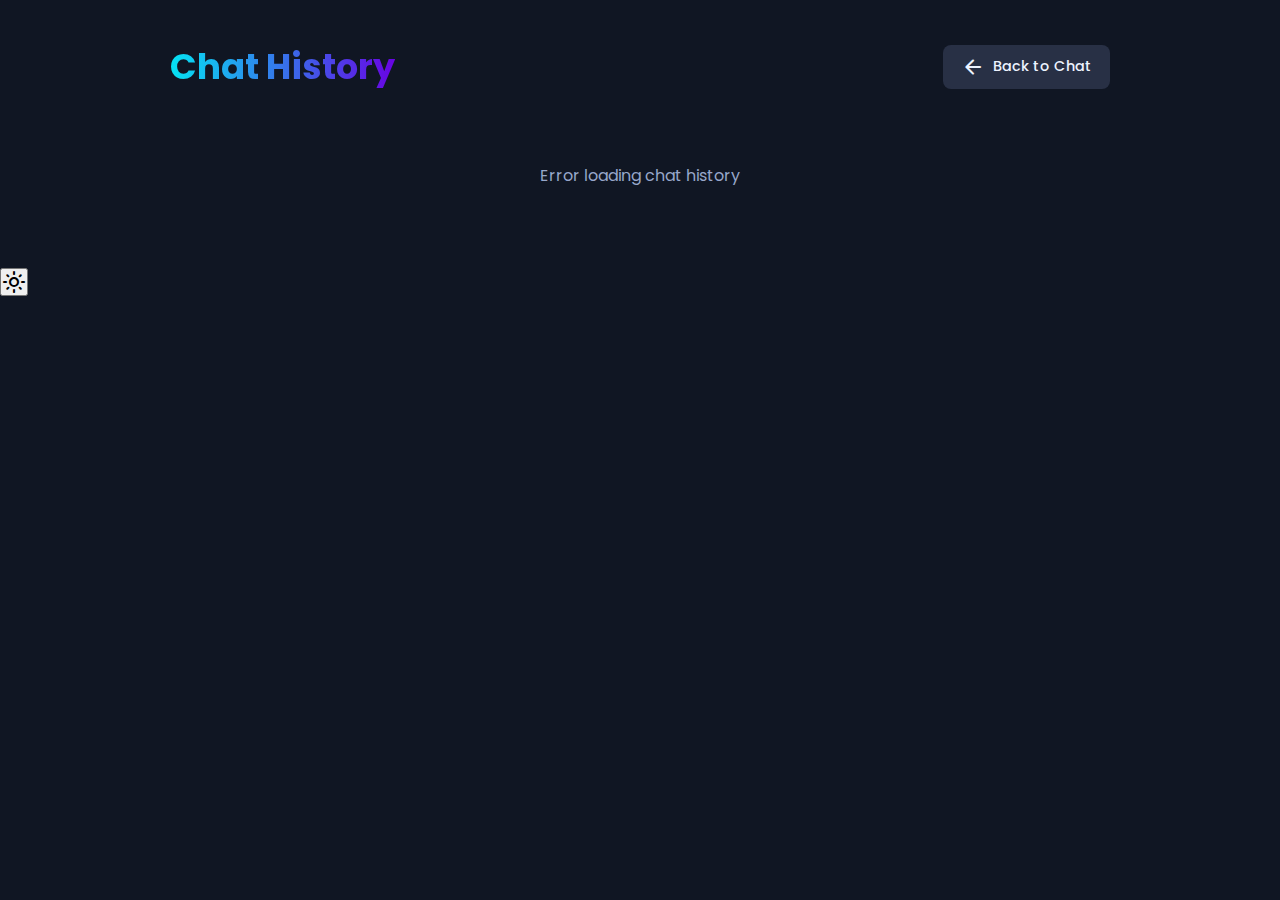
<file: history.html>
<!DOCTYPE html>
<html lang="en">
<head>
    <meta charset="UTF-8">
    <meta name="viewport" content="width=device-width, initial-scale=1.0">
    <title>IR Chatbot - Chat History</title>
    <link rel="icon" href="logo.png" type="image/png">
    <link href="https://fonts.googleapis.com/css2?family=Poppins&display=swap" rel="stylesheet">
    <link rel="stylesheet" href="https://fonts.googleapis.com/css2?family=Material+Symbols+Rounded:opsz,wght,FILL,GRAD@20..48,100..700,0..1,-50..200" />
    <link rel="stylesheet" href="styles.css">
    <style>
        .history-container {
            max-width: 980px;
            margin: 0 auto;
            padding: 40px 20px;
        }
        
        .history-header {
            display: flex;
            justify-content: space-between;
            align-items: center;
            margin-bottom: 30px;
        }
        
        .history-title {
            font-size: 2.2rem;
            background: linear-gradient(to right, #05e3f3, #6803e3);
            background-clip: text;
            -webkit-background-clip: text;
            -webkit-text-fill-color: transparent;
        }
        
        .back-button {
            padding: 10px 18px;
            border: none;
            border-radius: 8px;
            display: flex;
            align-items: center;
            gap: 8px;
            background: var(--secondary-color);
            color: var(--text-color);
            font-size: 0.9rem;
            font-weight: 500;
            cursor: pointer;
            transition: background 0.3s ease;
        }
        
        .back-button:hover {
            background: var(--secondary-hover-color);
        }
        
        .chat-history {
            display: flex;
            flex-direction: column;
            gap: 20px;
        }
        
        .chat-item {
            padding: 20px;
            border-radius: 15px;
            background: var(--secondary-color);
            transition: transform 0.3s ease;
        }
        
        .chat-item:hover {
            transform: translateY(-5px);
        }
        
        .chat-date {
            font-size: 0.8rem;
            color: var(--subheading-color);
            margin-bottom: 10px;
        }
        
        .chat-message {
            margin-bottom: 15px;
        }
        
        .chat-message h3 {
            font-size: 1rem;
            margin-bottom: 5px;
        }
        
        .chat-message p {
            font-size: 0.95rem;
            line-height: 1.5;
        }
        
        .no-history {
            text-align: center;
            padding: 40px;
            color: var(--subheading-color);
        }
    </style>
</head>
<body>
    <div class="history-container">
        <div class="history-header">
            <h1 class="history-title">Chat History</h1>
            <button class="back-button" id="back-btn">
                <span class="material-symbols-rounded">arrow_back</span>
                Back to Chat
            </button>
        </div>
        <div class="chat-history" id="chat-history">
            <div class="no-history">Loading chat history...</div>
        </div>
    </div>
    <button id="theme-toggle-btn" class="material-symbols-rounded theme-toggle">light_mode</button>
    <script>
        const themeToggle = document.getElementById('theme-toggle-btn');
        const backButton = document.getElementById('back-btn');
        const chatHistoryContainer = document.getElementById('chat-history');
        
        // Theme toggle functionality
        themeToggle.addEventListener('click', () => {
            const isLightTheme = document.body.classList.toggle('light-theme');
            localStorage.setItem('themeColor', isLightTheme ? 'light' : 'dark');
            themeToggle.textContent = isLightTheme ? 'dark_mode' : 'light_mode';
        });
        
        // Apply saved theme
        const savedTheme = localStorage.getItem('themeColor');
        if (savedTheme) {
            const isLightTheme = savedTheme === 'light';
            document.body.classList.toggle('light-theme', isLightTheme);
            themeToggle.textContent = isLightTheme ? 'dark_mode' : 'light_mode';
        }
        
        // Back button functionality
        backButton.addEventListener('click', () => {
            window.location.href = 'index.html';
        });
        
        // Fetch chat history
        fetch('get_chat_history.php')
            .then(response => response.json())
            .then(data => {
                if (data.success && data.chats.length > 0) {
                    chatHistoryContainer.innerHTML = '';
                    
                    data.chats.forEach(chat => {
                        const date = new Date(chat.created_at);
                        const formattedDate = date.toLocaleString();
                        
                        const chatItem = document.createElement('div');
                        chatItem.className = 'chat-item';
                        chatItem.innerHTML = `
                            <div class="chat-date">${formattedDate}</div>
                            <div class="chat-message">
                                <h3>You:</h3>
                                <p>${chat.user_message}</p>
                            </div>
                            <div class="chat-message">
                                <h3>IR Chatbot:</h3>
                                <p>${chat.bot_response}</p>
                            </div>
                        `;
                        
                        chatHistoryContainer.appendChild(chatItem);
                    });
                } else {
                    chatHistoryContainer.innerHTML = '<div class="no-history">No chat history found</div>';
                }
            })
            .catch(error => {
                console.error('Error fetching chat history:', error);
                chatHistoryContainer.innerHTML = '<div class="no-history">Error loading chat history</div>';
            });
    </script>
</body>
</html>
</file>
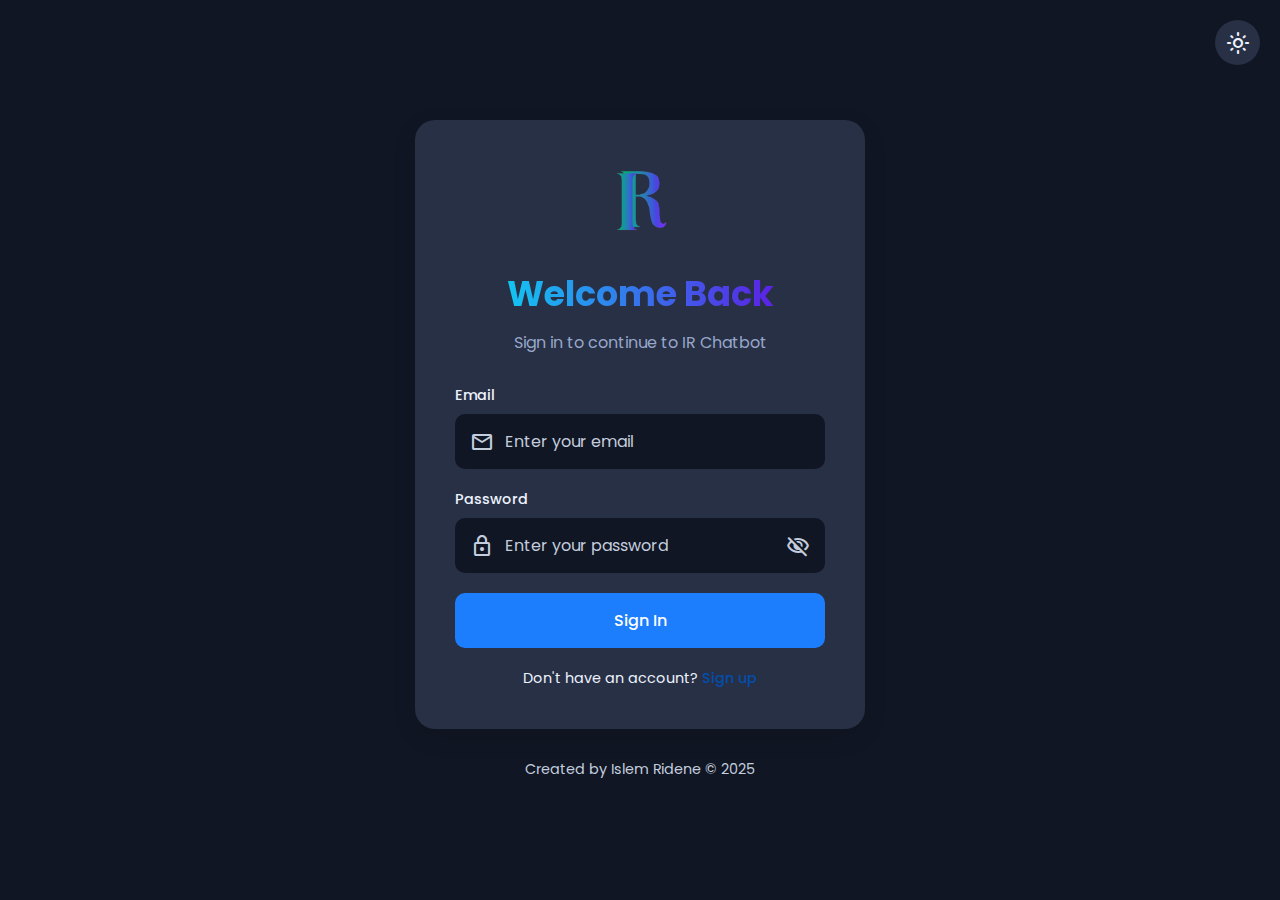
<file: signin.html>
<!DOCTYPE html>
<html lang="en">
<head>
    <meta charset="UTF-8">
    <meta name="viewport" content="width=device-width, initial-scale=1.0">
    <title>IR Chatbot - Sign In</title>
    <link rel="icon" href="logo.png" type="image/png">
    <link href="https://fonts.googleapis.com/css2?family=Poppins&display=swap" rel="stylesheet">
    <link rel="stylesheet" href="https://fonts.googleapis.com/css2?family=Material+Symbols+Rounded:opsz,wght,FILL,GRAD@20..48,100..700,0..1,-50..200" />
    <link rel="stylesheet" href="styles.css">
    <link rel="stylesheet" href="auth.css">
</head>
<body>
    <div class="auth-container">
        <div class="auth-card">
            <div class="auth-header">
                <img src="logo.png" alt="IR Chatbot Logo" class="auth-logo">
                <h1 class="auth-title">Welcome Back</h1>
                <p class="auth-subtitle">Sign in to continue to IR Chatbot</p>
            </div>
            <form id="signin-form" class="auth-form">
                <div class="form-group">
                    <label for="email">Email</label>
                    <div class="input-with-icon">
                        <span class="material-symbols-rounded">mail</span>
                        <input type="email" id="email" placeholder="Enter your email" required>
                    </div>
                </div>
                <div class="form-group">
                    <label for="password">Password</label>
                    <div class="input-with-icon">
                        <span class="material-symbols-rounded">lock</span>
                        <input type="password" id="password" placeholder="Enter your password" required>
                        <button type="button" class="toggle-password material-symbols-rounded">visibility_off</button>
                    </div>
                </div>
                <button type="submit" class="auth-button">Sign In</button>
                <p class="auth-redirect">Don't have an account? <a href="signup.html">Sign up</a></p>
            </form>
        </div>
        <footer class="auth-footer">
            <p>Created by Islem Ridene &copy; 2025</p>
        </footer>
        <button id="theme-toggle-btn" class="material-symbols-rounded theme-toggle">light_mode</button>
    </div>
    <script src="auth.js"></script>
</body>
</html>
</file>
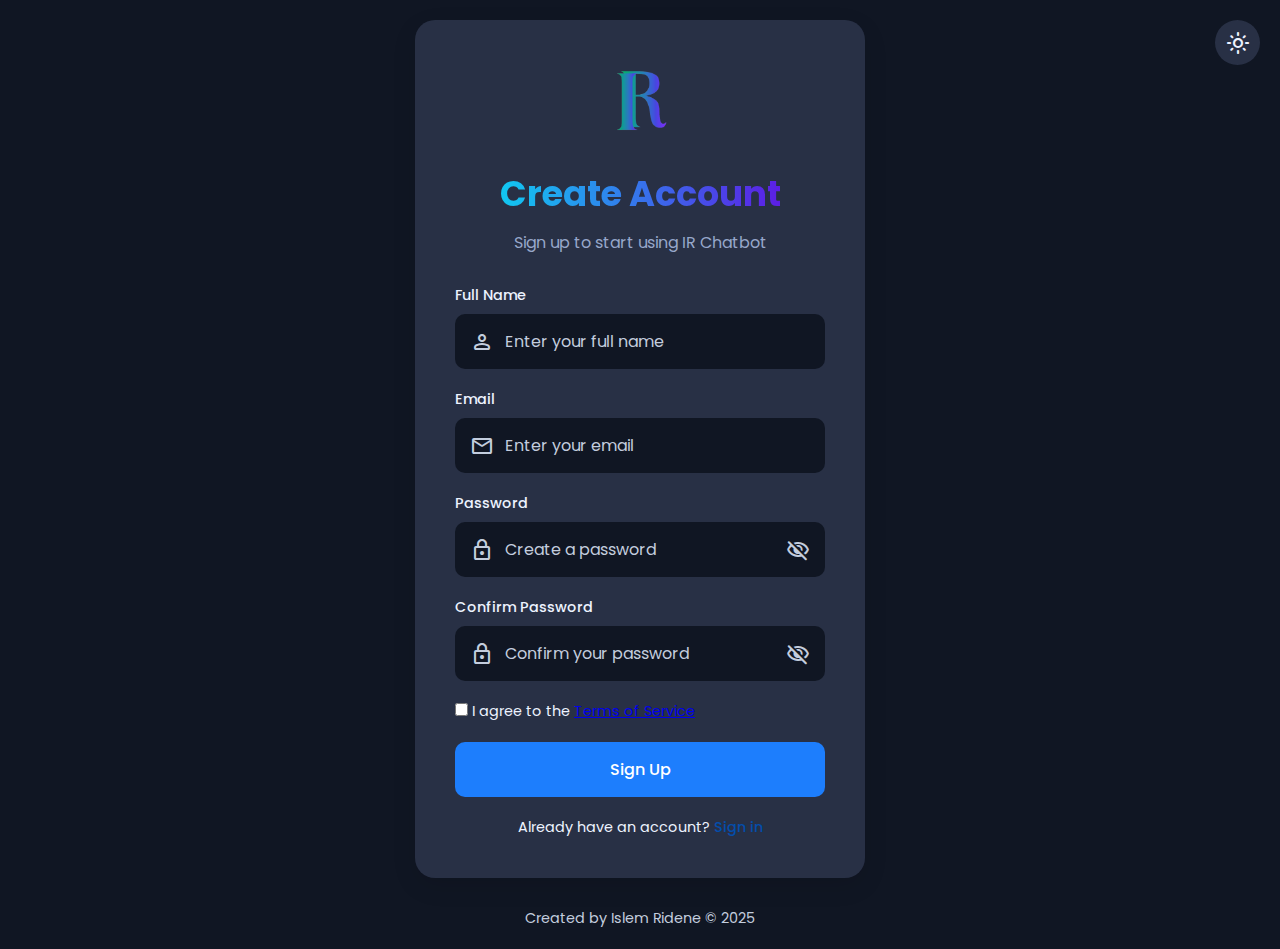
<file: signup.html>
<!DOCTYPE html>
<html lang="en">
<head>
    <meta charset="UTF-8">
    <meta name="viewport" content="width=device-width, initial-scale=1.0">
    <title>IR Chatbot - Sign Up</title>
    <link rel="icon" href="logo.png" type="image/png">
    <link href="https://fonts.googleapis.com/css2?family=Poppins&display=swap" rel="stylesheet">
    <link rel="stylesheet" href="https://fonts.googleapis.com/css2?family=Material+Symbols+Rounded:opsz,wght,FILL,GRAD@20..48,100..700,0..1,-50..200" />
    <link rel="stylesheet" href="styles.css">
    <link rel="stylesheet" href="auth.css">
</head>
<body>
    <div class="auth-container">
        <div class="auth-card">
            <div class="auth-header">
                <img src="logo.png" alt="IR Chatbot Logo" class="auth-logo">
                <h1 class="auth-title">Create Account</h1>
                <p class="auth-subtitle">Sign up to start using IR Chatbot</p>
            </div>
            <form id="signup-form" class="auth-form">
                <div class="form-group">
                    <label for="fullname">Full Name</label>
                    <div class="input-with-icon">
                        <span class="material-symbols-rounded">person</span>
                        <input type="text" id="fullname" placeholder="Enter your full name" required>
                    </div>
                </div>
                <div class="form-group">
                    <label for="email">Email</label>
                    <div class="input-with-icon">
                        <span class="material-symbols-rounded">mail</span>
                        <input type="email" id="email" placeholder="Enter your email" required>
                    </div>
                </div>
                <div class="form-group">
                    <label for="password">Password</label>
                    <div class="input-with-icon">
                        <span class="material-symbols-rounded">lock</span>
                        <input type="password" id="password" placeholder="Create a password" required>
                        <button type="button" class="toggle-password material-symbols-rounded">visibility_off</button>
                    </div>
                </div>
                <div class="form-group">
                    <label for="confirm-password">Confirm Password</label>
                    <div class="input-with-icon">
                        <span class="material-symbols-rounded">lock</span>
                        <input type="password" id="confirm-password" placeholder="Confirm your password" required>
                        <button type="button" class="toggle-password material-symbols-rounded">visibility_off</button>
                    </div>
                </div>
                <div class="form-options">
                    <div class="remember-me">
                        <input type="checkbox" id="terms" required>
                        <label for="terms">I agree to the <a href="#">Terms of Service</a></label>
                    </div>
                </div>
                <button type="submit" class="auth-button">Sign Up</button>
                <p class="auth-redirect">Already have an account? <a href="signin.html">Sign in</a></p>
            </form>
        </div>
        <footer class="auth-footer">
            <p>Created by Islem Ridene &copy; 2025</p>
        </footer>
        <button id="theme-toggle-btn" class="material-symbols-rounded theme-toggle">light_mode</button>
    </div>
    <script src="auth.js"></script>
</body>
</html>
</file>
<file: styles.css>
*{
    margin: 0;
    padding: 0;
    box-sizing:border-box;
    font-family:"Poppins",sans-serif;
}

:root{
    /*dark mode*/
    --text-color: #edf3ff;
    --subheading-color: #97a7ca;
    --placeholder-color: #c3cdde;
    --primary-color: #101623;
    --secondary-color: #283045;
    --secondary-hover-color: #333e58;
    --scrollbar-color: #626a7f;

}

body.light-theme{
    --text-color: #090c13;
    --subheading-color: #7b8cae;
    --placeholder-color: #606982;
    --primary-color: #f3f7ff;
    --secondary-color: #dce6f9;
    --secondary-hover-color: #d2ddf2;
    --scrollbar-color: #a2aac2;
}
body{
    color: var(--text-color);
    background: var(--primary-color);
}
.container{
    overflow-y: auto;
    padding:32px 0 60px;
    max-height: calc(100vh - 127px);
    scrollbar-color:var(--scrollbar-color) transparent;
    height: 100vh;
}

.container :where(.appheader,.suggetions, .message,.prompt-wrapper,.disclaimer-text){
    margin: 0 auto;
    width:100%;
    padding: 0 20px;
    max-width:980px;
}



/*app header*/
.container .appheader{
    margin-top: 4vh;
}
.appheader .heading{
    font-size: 3rem;
    width: fit-content;
    background: linear-gradient(to right,#05e3f3,#6803e3);
    background-clip: text;
    -webkit-background-clip: text;
    -webkit-text-fill-color: transparent;
}
.appheader .subheading{
    font-size: 2.6rem;
    margin-top: -5px;
    color: var(--subheading-color);
}

/*suggestions list*/
.container .suggestions{
    display:flex;
    gap: 15px;
    margin-top:9.5vh;
    list-style:none;
    overflow-x:auto;
    scrollbar-width: none;
    justify-content: center; 
    padding-bottom: 10px;
    
}

body.chats-active .container :where(.appheader,.suggestions){
    display: none;
}

.suggestions .sugitem {
    width: 228px;
    padding: 18px;
    flex-shrink: 0;
    display: flex;
    flex-direction: column;
    align-items: flex-end;
    justify-content: space-between;
    border-radius: 15px;
    background: var(--secondary-color);
    transition: 0.3s ease;
    cursor: pointer;
}

.suggestions .sugitem:hover{
    background: var(--secondary-hover-color);
}

.suggestions .sugitem .text {
    font-size: 1.1rem;
}

.suggestions .sugitem span {
    height: 45px;
    width: 45px;
    margin-top: 35px;
    display: flex;
    align-self: flex-end;
    align-items: center;
    justify-content: center;
    border-radius: 50%;
    color: #1d7efd;
    background: var(--primary-color);
}
.suggestions .sugitem:nth-child(2) span{
    color: #9245b8;
}
.suggestions .sugitem:nth-child(3) span{
    color: #45b86d;
}
.suggestions .sugitem:nth-child(4) span{
    color: #ffc107;
}

/*prompt container*/
.prompt-container{
    position: fixed;
    bottom: 0;
    left: 0;
    width: 100%;
    padding: 16px 0;
    background: var(--primary-color);
}

.prompt-container :where(.prompt-wrapper,.prompt-form,.prompt-actions){
    display: flex;
    gap: 12px;
    height: 56px;
    align-items: center;
}

.prompt-wrapper .prompt-form{
    width: 100%;
    height: 100%;
    border-radius:130px;
    background: var(--secondary-color);
}

.prompt-form .prompt-input{
    height: 100%;
    width: 100%;
    background: none;
    outline: none;
    border: none;
    font-size: 1rem;
    padding-left: 24px;
    color:var(--text-color);
}

.prompt-form .prompt-input::placeholder{
    color: var(--placeholder-color);
}

.prompt-wrapper button {
    width:56px;
    height:100%;
    border: none;
    cursor: pointer;
    border-radius: 50%;
    font-size:1.4rem;
    flex-shrink: 0;
    color: var(--text-color);
    background: var(--secondary-color);
    transition: 0.3s ease;
}

.prompt-wrapper :is(button:hover,.file-icon,#cancel-file-btn){
    background:var(--secondary-hover-color)
}

.prompt-form .prompt-actions{
    gap:5px;
    margin-right:7px;
}

.prompt-wrapper .prompt-form :where(.file-upload-wrapper, button,img){
    position: relative;
    height: 45px;
    width: 45px;
}
.prompt-form #send-prompt-btn{
    color:#ffffff ;
    display:none;
    background-color:#1d7efd;
}

.prompt-form .prompt-input:valid ~ .prompt-actions #send-prompt-btn{
    display: block;
}

.prompt-form #send-prompt-btn:hover{
    background: #0264e3;
}

.prompt-form .file-upload-wrapper :where(button,img){
    position: absolute;
    border-radius: 50%;
    object-fit: cover;
    display: none;
}

.prompt-form .file-upload-wrapper #add-file-btn,
.prompt-form .file-upload-wrapper.active.img-attached img,
.prompt-form .file-upload-wrapper.active.file-attached .file-icon,
.prompt-form .file-upload-wrapper.active:hover #cancel-file-btn{
    display: block;
}

.prompt-form .file-upload-wrapper.active #add-file-btn{
    display: none;
}

.prompt-form :is(#cancel-file-btn,#stop-response-btn:hover) {
    color: #d62939;
}

.prompt-form .file-icon{
    color: #1d7efd;
}

.prompt-form #stop-response-btn,
body.bot-responding .prompt-form .file-upload-wrapper{
    display: none;
}

body.bot-responding .prompt-form #stop-response-btn{
    display: block;
}

.prompt-container .disclaimer-text{
    text-align: center;
    font-size: 0.9rem;
    padding: 16px 20px 0px;
    color: var(--placeholder-color);
}

/*chats container*/
.chats-container .message{
    display: flex;
    gap: 11px;
    align-items: center;
}

.chats-container .bot-message .avatar{
    height: 43px;
    width: 43px;
    padding: 6px;
    flex-shrink: 0;
    align-self: flex-start;
    margin-right: -7px;
    border-radius: 50%;
    background: var(--secondary-color);
    border: 1px solid var(--secondary-hover-color);
}


.chats-container .bot-message.loading .avatar{
    animation: rotate 3s linear infinite;
}
@keyframes rotate {
    100%{
        transform: rotate(360deg);
    }
}
    


.chats-container .bot-message {
    margin:9px auto;
}

.container .chats-container{
    display: flex;
    flex-direction: column;
    gap: 20px;
}

.chats-container .message .message-text{
    padding: 3px 16px;
    word-wrap: break-word;
    white-space: pre-line;
}

.chats-container .user-message{
    flex-direction: column;
    align-items:flex-end ;
}

.chats-container .user-message .message-text{
    padding: 12px 16px;
    max-width: 75%;
    border-radius: 13px 13px 3px 13px;
    background: var(--secondary-color);
}

.chats-container .user-message .img-attachment{
    width: 50%;
    margin-top: -7px;
    border-radius: 13px 3px 13px 13px;
}

.chats-container .user-message .file-attachment{
    display: flex;
    gap: 6px;
    align-items: center;
    padding: 10px;
    margin-top: -7px;
    border-radius: 13px 3px 13px 13px;
    background: var(--secondary-color);
}

.chats-container .user-message .file-attachment span{
    color:#1d7efd;
}
@media (max-width: 768px) {
    .appheader .heading {
      font-size: 2.5rem;
    }
  
    .appheader .subheading {
      font-size: 2rem;
    }
  
    .suggestions {
      flex-wrap: wrap;
    }
  
    .suggestions .sugitem {
      width: calc(50% - 10px);
    }
  
    .chats-container .user-message .img-attachment {
      width: 80%;
    }
  }
  
  @media (max-width: 480px) {
    .suggestions .sugitem {
      width: 100%;
    }
  }
</file>
<file: auth.css>
.auth-container {    
    display: flex;
    flex-direction: column;
    justify-content: center;
    align-items: center;
    min-height: 100vh;
    padding: 20px;
    background: var(--primary-color);
    position: relative;
}

.auth-card {
    width: 100%;
    max-width: 450px;
    padding: 40px;
    border-radius: 20px;
    background: var(--secondary-color);
    box-shadow: 0 8px 24px rgba(0, 0, 0, 0.1);
}

.auth-header {
    text-align: center;
    margin-bottom: 30px;
}

.auth-logo {
    width: 80px;
    height: 80px;
    margin-bottom: 20px;
}

.auth-title {
    font-size: 2.2rem;
    margin-bottom: 10px;
    background: linear-gradient(to right, #05e3f3, #6803e3);
    background-clip: text;
    -webkit-background-clip: text;
    -webkit-text-fill-color: transparent;
}

.auth-subtitle {
    font-size: 1rem;
    color: var(--subheading-color);
    margin-bottom: 10px;
}

.auth-form {
    display: flex;
    flex-direction: column;
    gap: 20px;
}

.form-group {
    display: flex;
    flex-direction: column;
    gap: 8px;
}

.form-group label {
    font-size: 0.9rem;
    font-weight: 500;
    color: var(--text-color);
}

.input-with-icon {
    position: relative;
    display: flex;
    align-items: center;
}

.input-with-icon span {
    position: absolute;
    left: 15px;
    color: var(--placeholder-color);
}

.input-with-icon input {
    width: 100%;
    padding: 15px 15px 15px 50px;
    border: none;
    border-radius: 10px;
    background: var(--primary-color);
    color: var(--text-color);
    font-size: 1rem;
    outline: none;
    transition: all 0.3s ease;
}

.input-with-icon input:focus {
    box-shadow: 0 0 0 2px rgba(29, 126, 253, 0.4);
}

.input-with-icon input::placeholder {
    color: var(--placeholder-color);
}

.toggle-password {
    position: absolute;
    right: 15px;
    background: none;
    border: none;
    cursor: pointer;
    color: var(--placeholder-color);
}

.form-options {
    display: flex;
    justify-content: space-between;
    align-items: center;
    font-size: 0.9rem;
}

.auth-button {
    padding: 15px;
    border: none;
    border-radius: 10px;
    background: #1d7efd;
    color: white;
    font-size: 1rem;
    font-weight: 500;
    cursor: pointer;
    transition: background 0.3s ease;
}

.auth-button:hover {
    background: #0264e3;
}

.auth-redirect {
    text-align: center;
    font-size: 0.9rem;
    color: var(--text-color);
}

.auth-redirect a {
    color: #044dab;
    text-decoration: none;
    font-weight: 500;
}

.auth-footer {
    margin-top: 30px;
    text-align: center;
    font-size: 0.9rem;
    color: var(--placeholder-color);
}

.theme-toggle {
    position: absolute;
    top: 20px;
    right: 20px;
    width: 45px;
    height: 45px;
    border: none;
    border-radius: 50%;
    background: var(--secondary-color);
    color: var(--text-color);
    cursor: pointer;
    transition: background 0.3s ease;
}

.theme-toggle:hover {
    background: var(--secondary-hover-color);
}
</file>
